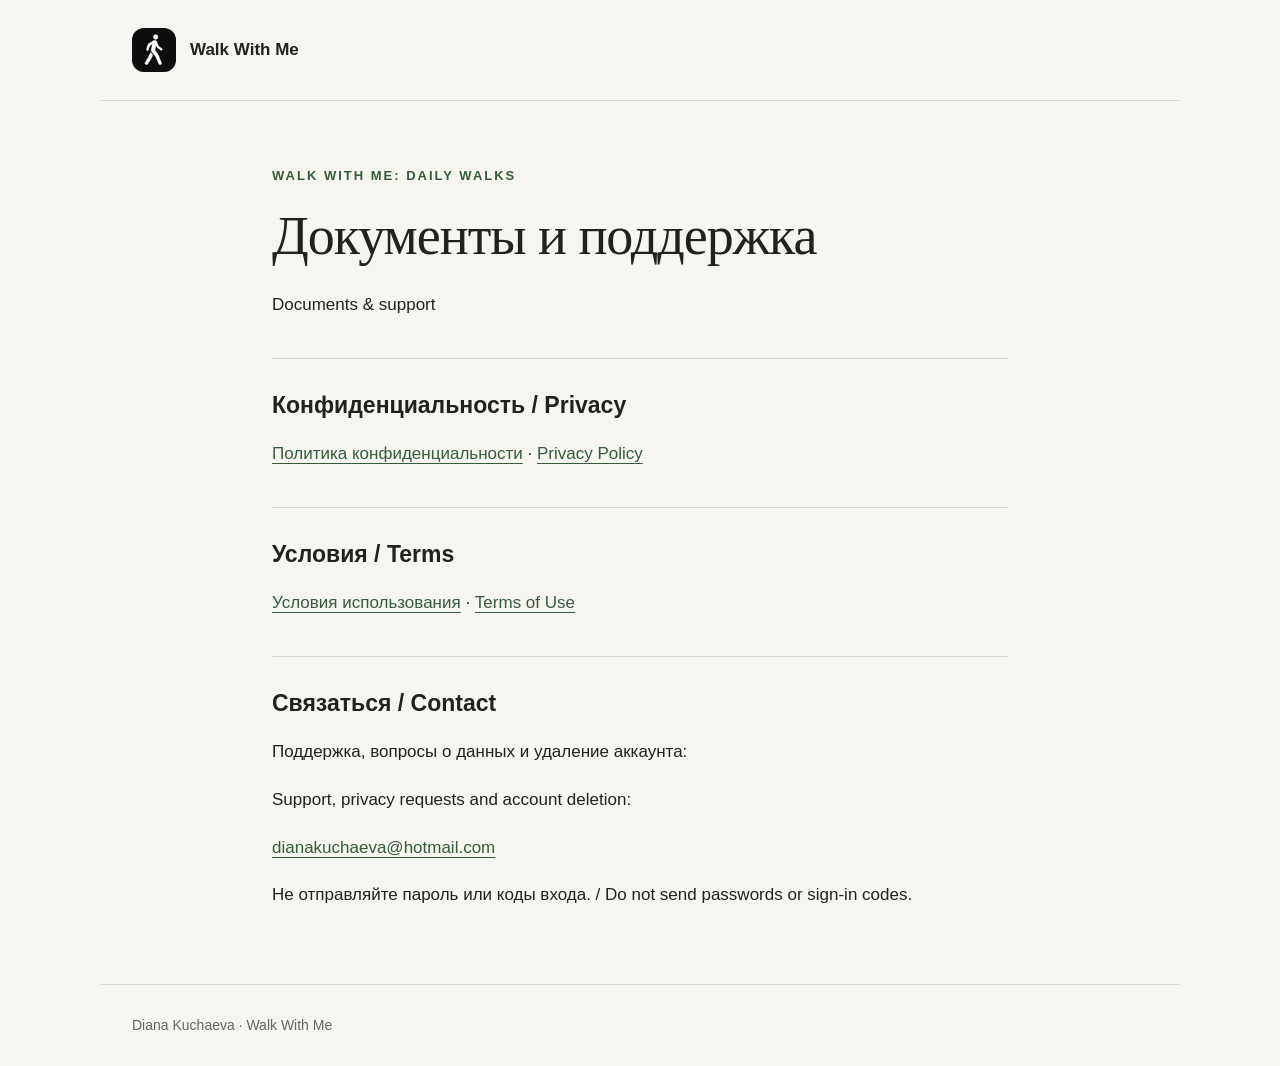
<file: index.html>
<!doctype html>
<html lang="ru"><head><meta charset="utf-8"><meta name="viewport" content="width=device-width, initial-scale=1">
<title>Walk With Me — Documents & Support</title><link rel="stylesheet" href="legal/style.css">
<link rel="icon" href="assets/app-icon.jpg"></head><body>
<header><a class="brand" href="index.html"><img src="assets/app-icon.jpg" width="44" height="44" alt="">Walk With Me</a></header>
<main><div class="intro"><p class="eyebrow">Walk With Me: Daily Walks</p><h1>Документы и поддержка</h1>
<p lang="en">Documents & support</p></div>
<section><h2>Конфиденциальность / Privacy</h2><p><a href="privacy.html">Политика конфиденциальности</a> · <a href="privacy-en.html" lang="en">Privacy Policy</a></p></section>
<section><h2>Условия / Terms</h2><p><a href="terms.html">Условия использования</a> · <a href="terms-en.html" lang="en">Terms of Use</a></p></section>
<section><h2>Связаться / Contact</h2><p>Поддержка, вопросы о данных и удаление аккаунта:</p>
<p lang="en">Support, privacy requests and account deletion:</p>
<p><a href="mailto:dianakuchaeva@hotmail.com">dianakuchaeva@hotmail.com</a></p>
<p>Не отправляйте пароль или коды входа. / Do not send passwords or sign-in codes.</p></section></main>
<footer>Diana Kuchaeva · Walk With Me</footer></body></html>
</file>
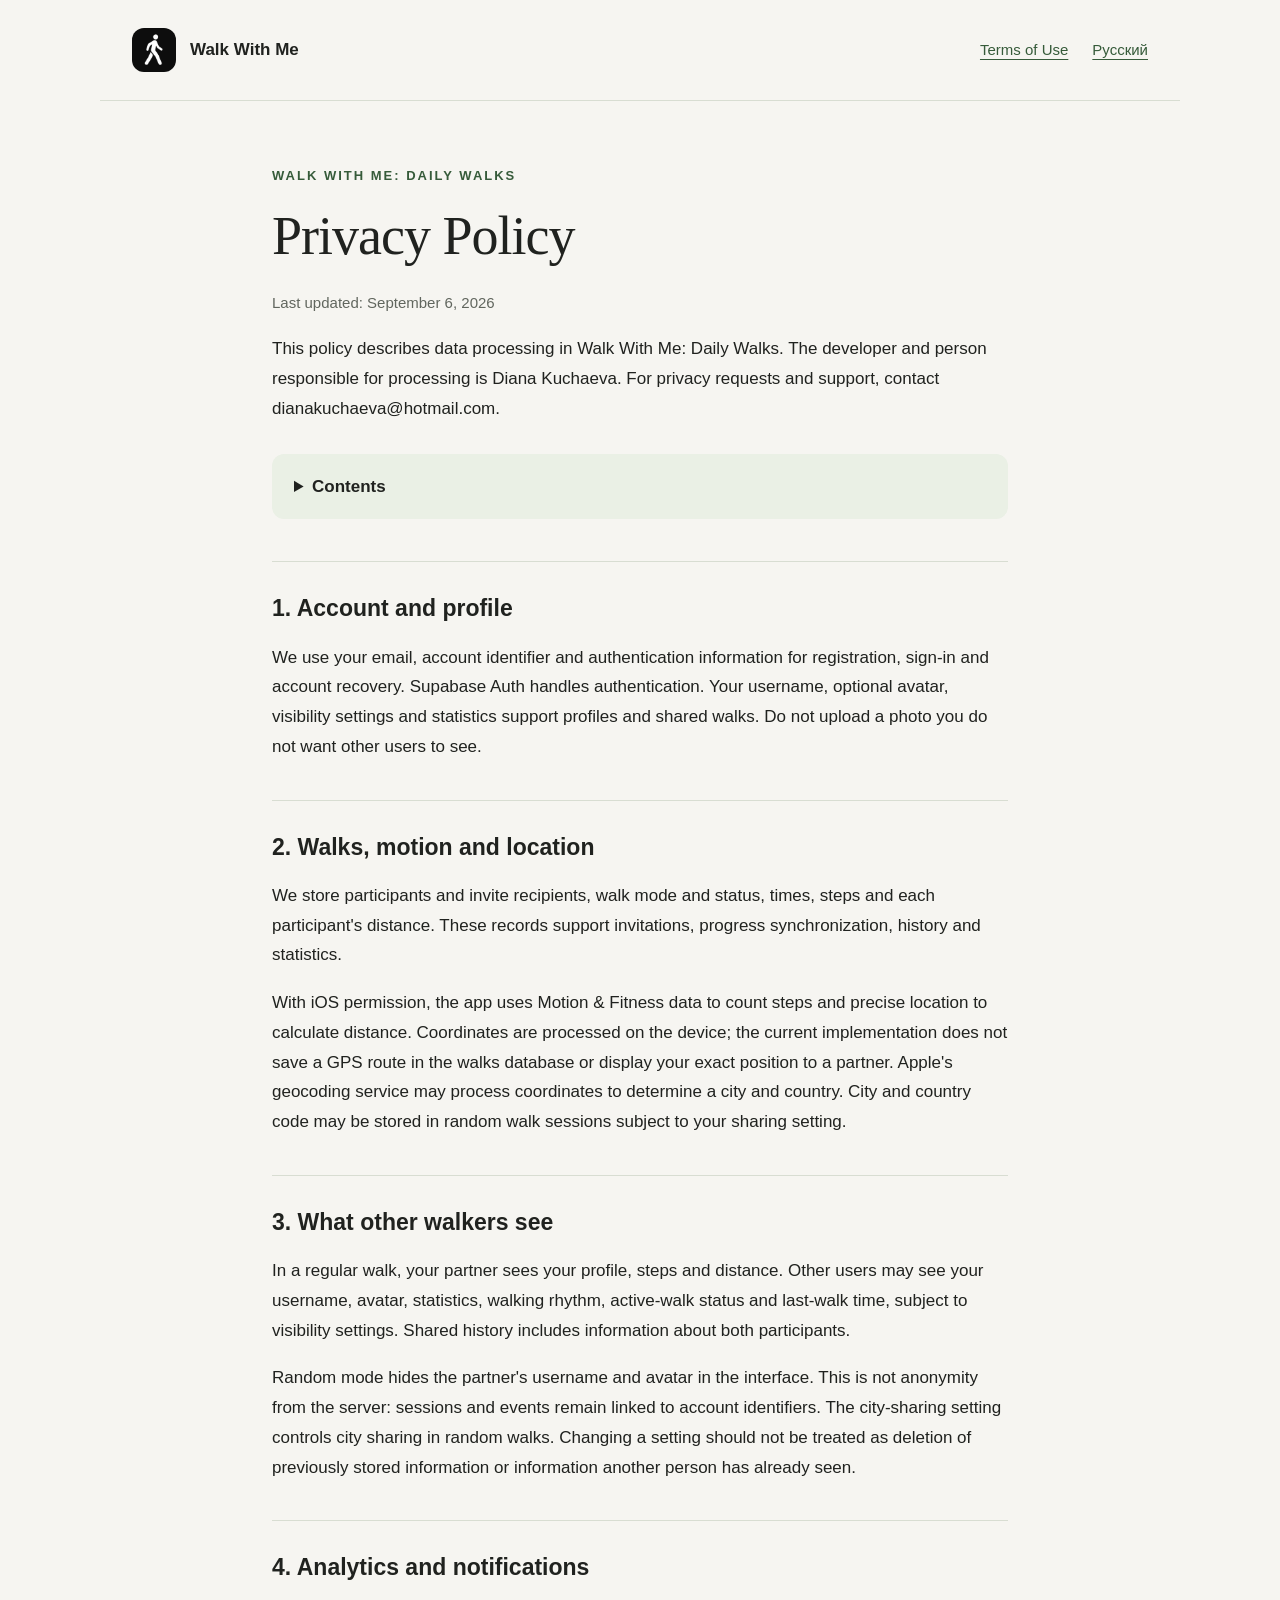
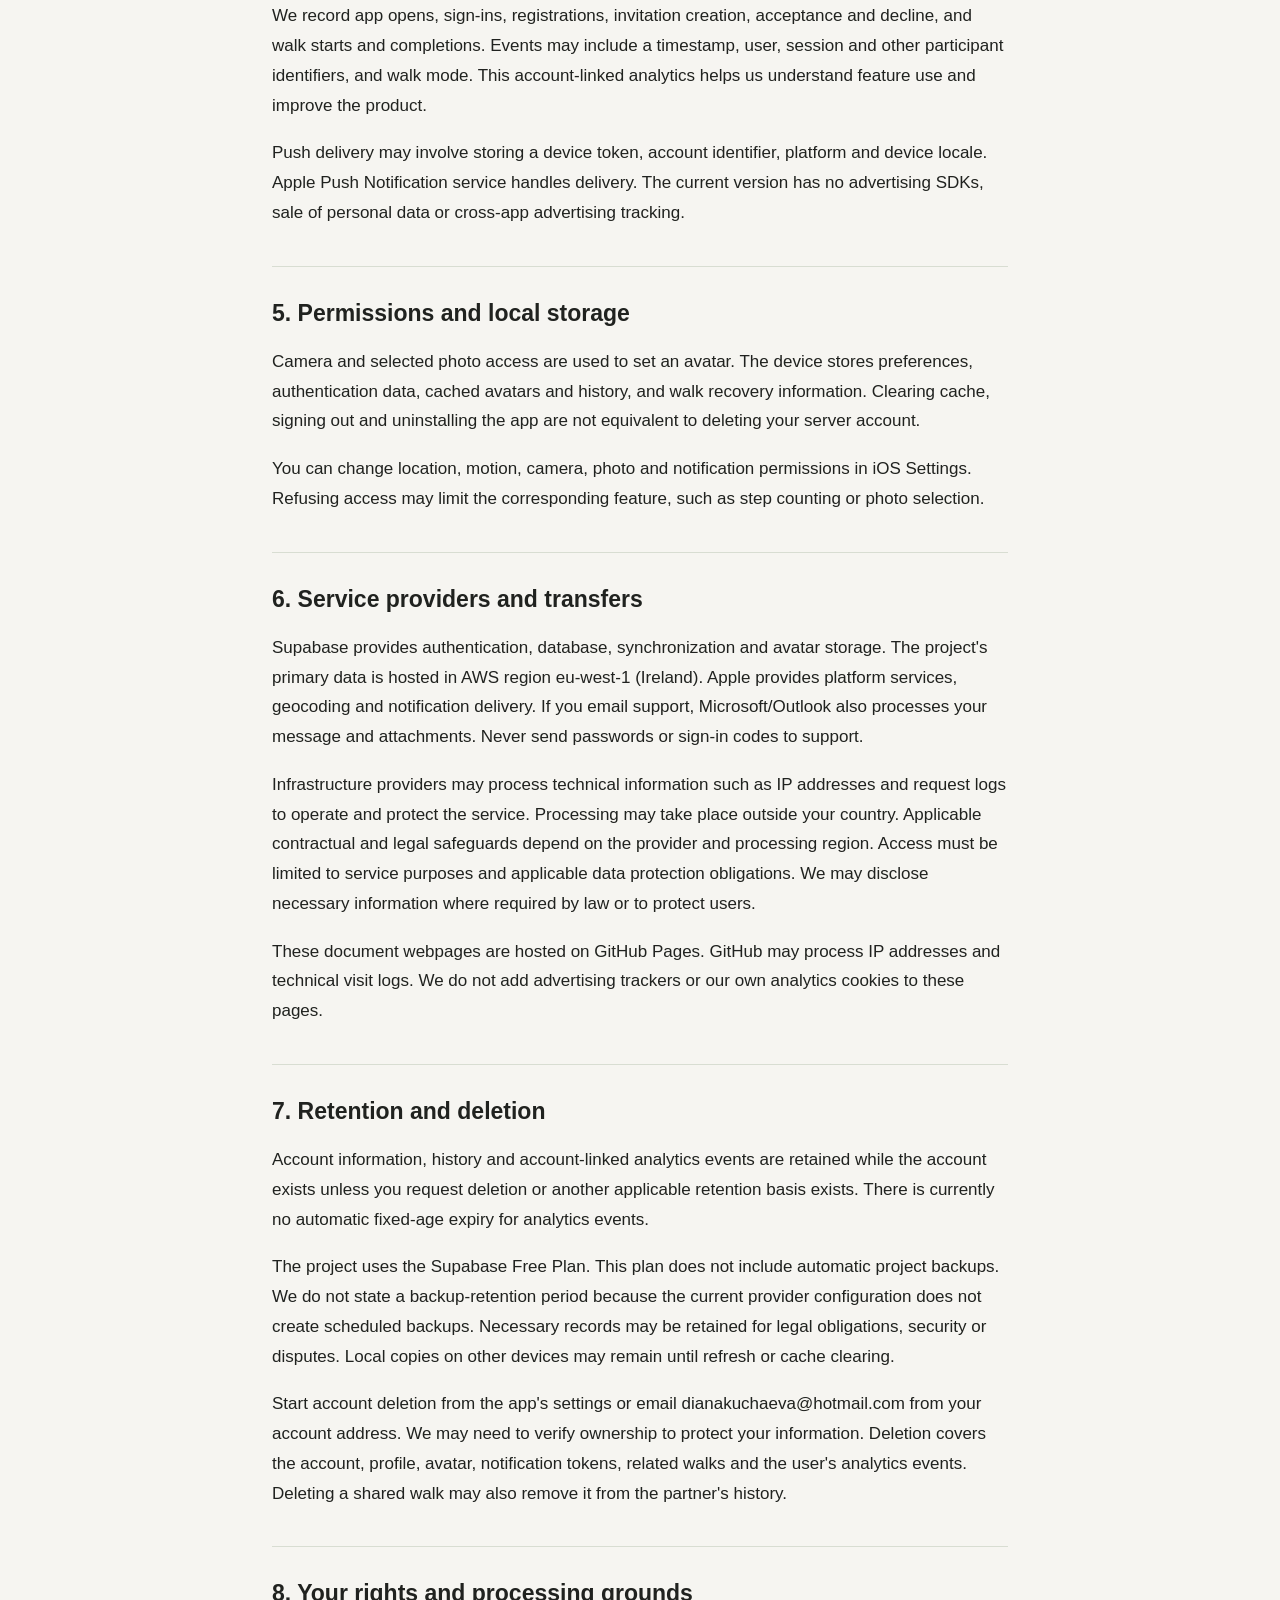
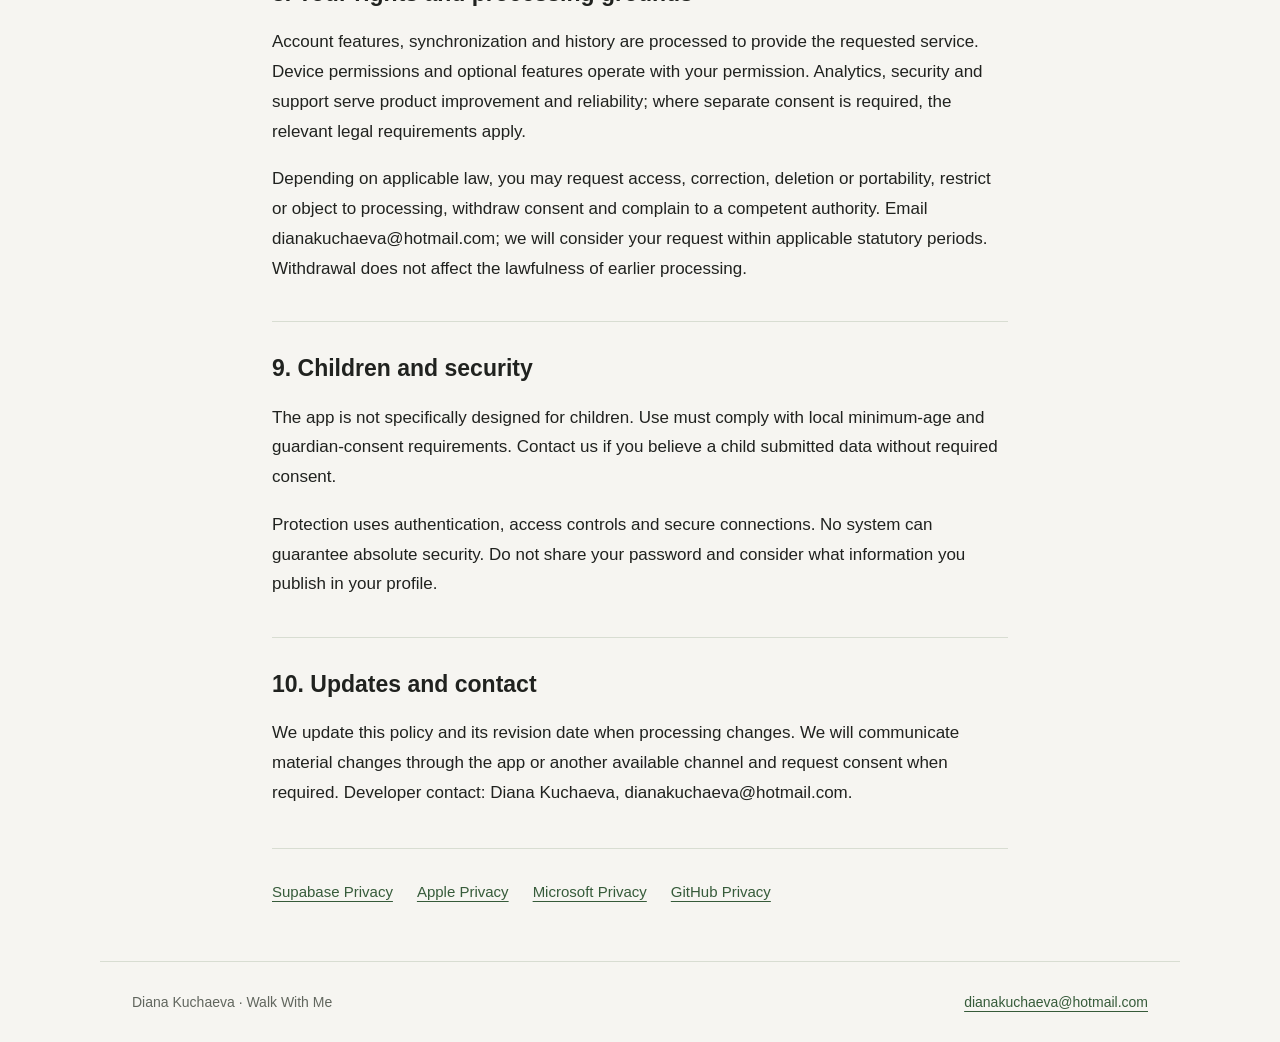
<file: privacy-en.html>
<!doctype html>
<html lang="en">
<head>
  <meta charset="utf-8">
  <meta name="viewport" content="width=device-width, initial-scale=1">
  <title>Privacy Policy | Walk With Me</title>
  <meta name="description" content="This policy describes data processing in Walk With Me: Daily Walks. The developer and person responsible for processing is Diana Kuchaeva. For privacy requests and support, contact dianakuchaeva@hotmail.com.">
  <link rel="stylesheet" href="legal/style.css">
  <link rel="icon" href="assets/app-icon.jpg">
  <link rel="alternate" hreflang="ru" href="privacy.html">
</head>
<body>
<a class="skip" href="#document">Skip to content</a>
<header>
  <a class="brand" href="index.html"><img src="assets/app-icon.jpg" width="44" height="44" alt="">Walk With Me</a>
  <nav aria-label="Documents and language">
    <a href="terms-en.html">Terms of Use</a>
    <a href="privacy.html" lang="ru">Русский</a>
  </nav>
</header>
<main id="document">
  <div class="intro"><p class="eyebrow">Walk With Me: Daily Walks</p>
  <h1>Privacy Policy</h1><p class="date">Last updated: September 6, 2026</p>
  <p>This policy describes data processing in Walk With Me: Daily Walks. The developer and person responsible for processing is Diana Kuchaeva. For privacy requests and support, contact dianakuchaeva@hotmail.com.</p></div>
  <details class="contents"><summary>Contents</summary><a href="#section-1">1. Account and profile</a><a href="#section-2">2. Walks, motion and location</a><a href="#section-3">3. What other walkers see</a><a href="#section-4">4. Analytics and notifications</a><a href="#section-5">5. Permissions and local storage</a><a href="#section-6">6. Service providers and transfers</a><a href="#section-7">7. Retention and deletion</a><a href="#section-8">8. Your rights and processing grounds</a><a href="#section-9">9. Children and security</a><a href="#section-10">10. Updates and contact</a></details>
  <section id="section-1"><h2>1. Account and profile</h2><p>We use your email, account identifier and authentication information for registration, sign-in and account recovery. Supabase Auth handles authentication. Your username, optional avatar, visibility settings and statistics support profiles and shared walks. Do not upload a photo you do not want other users to see.</p></section><section id="section-2"><h2>2. Walks, motion and location</h2><p>We store participants and invite recipients, walk mode and status, times, steps and each participant&#x27;s distance. These records support invitations, progress synchronization, history and statistics.</p><p>With iOS permission, the app uses Motion &amp; Fitness data to count steps and precise location to calculate distance. Coordinates are processed on the device; the current implementation does not save a GPS route in the walks database or display your exact position to a partner. Apple&#x27;s geocoding service may process coordinates to determine a city and country. City and country code may be stored in random walk sessions subject to your sharing setting.</p></section><section id="section-3"><h2>3. What other walkers see</h2><p>In a regular walk, your partner sees your profile, steps and distance. Other users may see your username, avatar, statistics, walking rhythm, active-walk status and last-walk time, subject to visibility settings. Shared history includes information about both participants.</p><p>Random mode hides the partner&#x27;s username and avatar in the interface. This is not anonymity from the server: sessions and events remain linked to account identifiers. The city-sharing setting controls city sharing in random walks. Changing a setting should not be treated as deletion of previously stored information or information another person has already seen.</p></section><section id="section-4"><h2>4. Analytics and notifications</h2><p>We record app opens, sign-ins, registrations, invitation creation, acceptance and decline, and walk starts and completions. Events may include a timestamp, user, session and other participant identifiers, and walk mode. This account-linked analytics helps us understand feature use and improve the product.</p><p>Push delivery may involve storing a device token, account identifier, platform and device locale. Apple Push Notification service handles delivery. The current version has no advertising SDKs, sale of personal data or cross-app advertising tracking.</p></section><section id="section-5"><h2>5. Permissions and local storage</h2><p>Camera and selected photo access are used to set an avatar. The device stores preferences, authentication data, cached avatars and history, and walk recovery information. Clearing cache, signing out and uninstalling the app are not equivalent to deleting your server account.</p><p>You can change location, motion, camera, photo and notification permissions in iOS Settings. Refusing access may limit the corresponding feature, such as step counting or photo selection.</p></section><section id="section-6"><h2>6. Service providers and transfers</h2><p>Supabase provides authentication, database, synchronization and avatar storage. The project&#x27;s primary data is hosted in AWS region eu-west-1 (Ireland). Apple provides platform services, geocoding and notification delivery. If you email support, Microsoft/Outlook also processes your message and attachments. Never send passwords or sign-in codes to support.</p><p>Infrastructure providers may process technical information such as IP addresses and request logs to operate and protect the service. Processing may take place outside your country. Applicable contractual and legal safeguards depend on the provider and processing region. Access must be limited to service purposes and applicable data protection obligations. We may disclose necessary information where required by law or to protect users.</p><p>These document webpages are hosted on GitHub Pages. GitHub may process IP addresses and technical visit logs. We do not add advertising trackers or our own analytics cookies to these pages.</p></section><section id="section-7"><h2>7. Retention and deletion</h2><p>Account information, history and account-linked analytics events are retained while the account exists unless you request deletion or another applicable retention basis exists. There is currently no automatic fixed-age expiry for analytics events.</p><p>The project uses the Supabase Free Plan. This plan does not include automatic project backups. We do not state a backup-retention period because the current provider configuration does not create scheduled backups. Necessary records may be retained for legal obligations, security or disputes. Local copies on other devices may remain until refresh or cache clearing.</p><p>Start account deletion from the app&#x27;s settings or email dianakuchaeva@hotmail.com from your account address. We may need to verify ownership to protect your information. Deletion covers the account, profile, avatar, notification tokens, related walks and the user&#x27;s analytics events. Deleting a shared walk may also remove it from the partner&#x27;s history.</p></section><section id="section-8"><h2>8. Your rights and processing grounds</h2><p>Account features, synchronization and history are processed to provide the requested service. Device permissions and optional features operate with your permission. Analytics, security and support serve product improvement and reliability; where separate consent is required, the relevant legal requirements apply.</p><p>Depending on applicable law, you may request access, correction, deletion or portability, restrict or object to processing, withdraw consent and complain to a competent authority. Email dianakuchaeva@hotmail.com; we will consider your request within applicable statutory periods. Withdrawal does not affect the lawfulness of earlier processing.</p></section><section id="section-9"><h2>9. Children and security</h2><p>The app is not specifically designed for children. Use must comply with local minimum-age and guardian-consent requirements. Contact us if you believe a child submitted data without required consent.</p><p>Protection uses authentication, access controls and secure connections. No system can guarantee absolute security. Do not share your password and consider what information you publish in your profile.</p></section><section id="section-10"><h2>10. Updates and contact</h2><p>We update this policy and its revision date when processing changes. We will communicate material changes through the app or another available channel and request consent when required. Developer contact: Diana Kuchaeva, dianakuchaeva@hotmail.com.</p></section>
  <aside class="resources"><a href="https://supabase.com/privacy">Supabase Privacy</a><a href="https://www.apple.com/legal/privacy/">Apple Privacy</a><a href="https://www.microsoft.com/privacy/privacystatement">Microsoft Privacy</a><a href="https://docs.github.com/en/site-policy/privacy-policies/github-general-privacy-statement">GitHub Privacy</a></aside>
</main>
<footer><span>Diana Kuchaeva · Walk With Me</span><a href="mailto:dianakuchaeva@hotmail.com">dianakuchaeva@hotmail.com</a></footer>
</body></html>
</file>
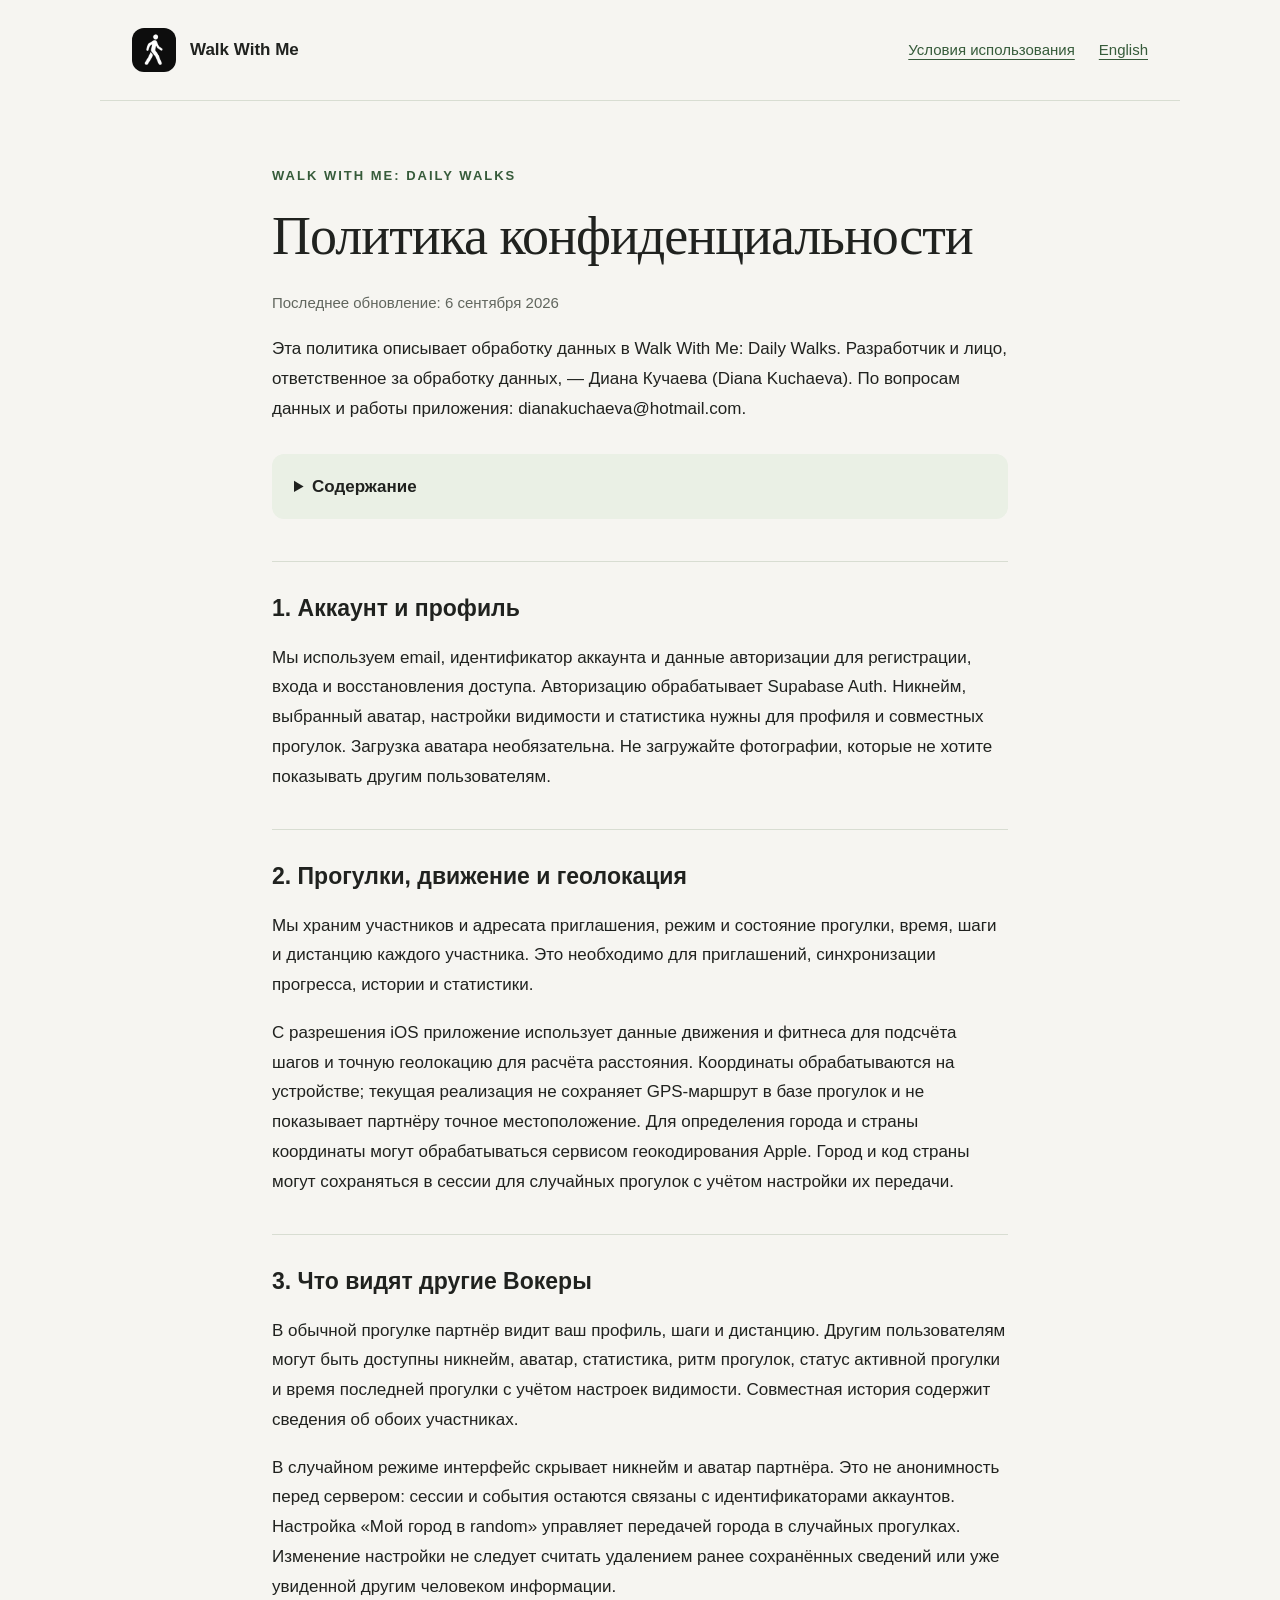
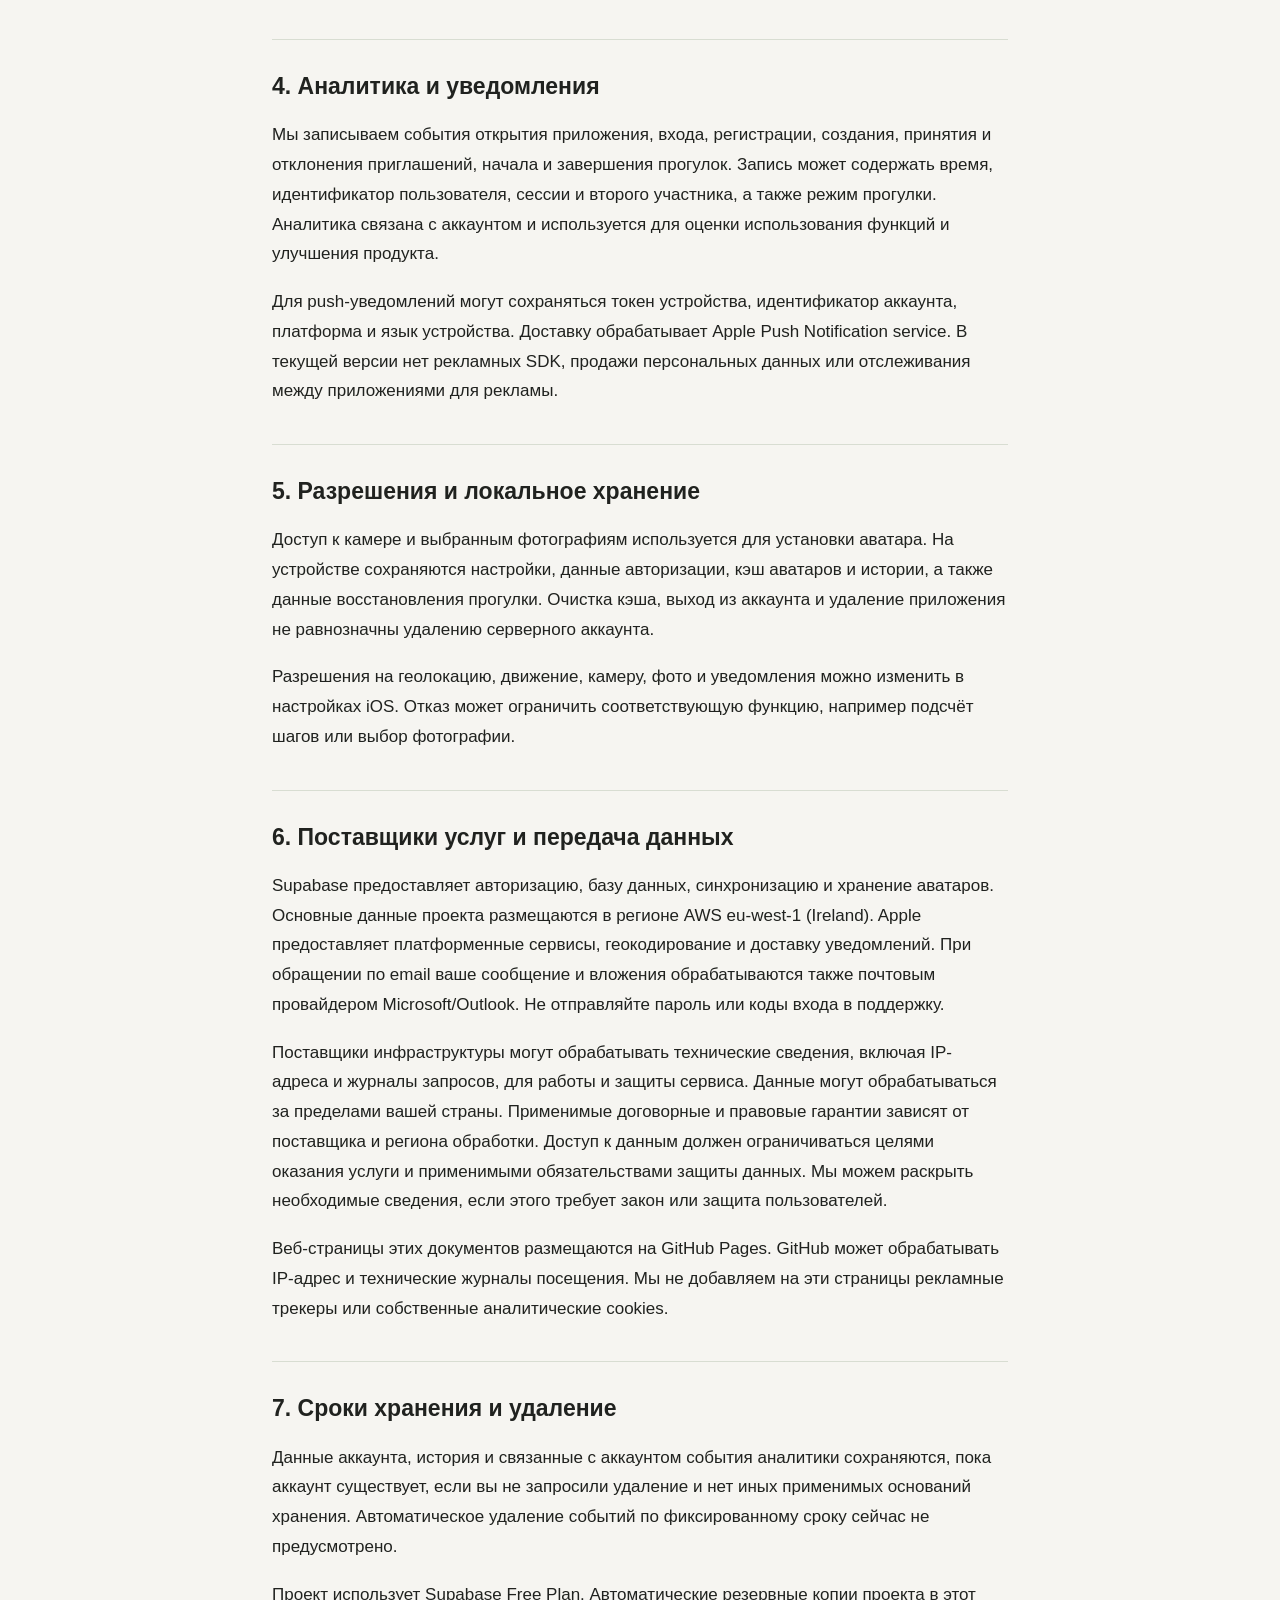
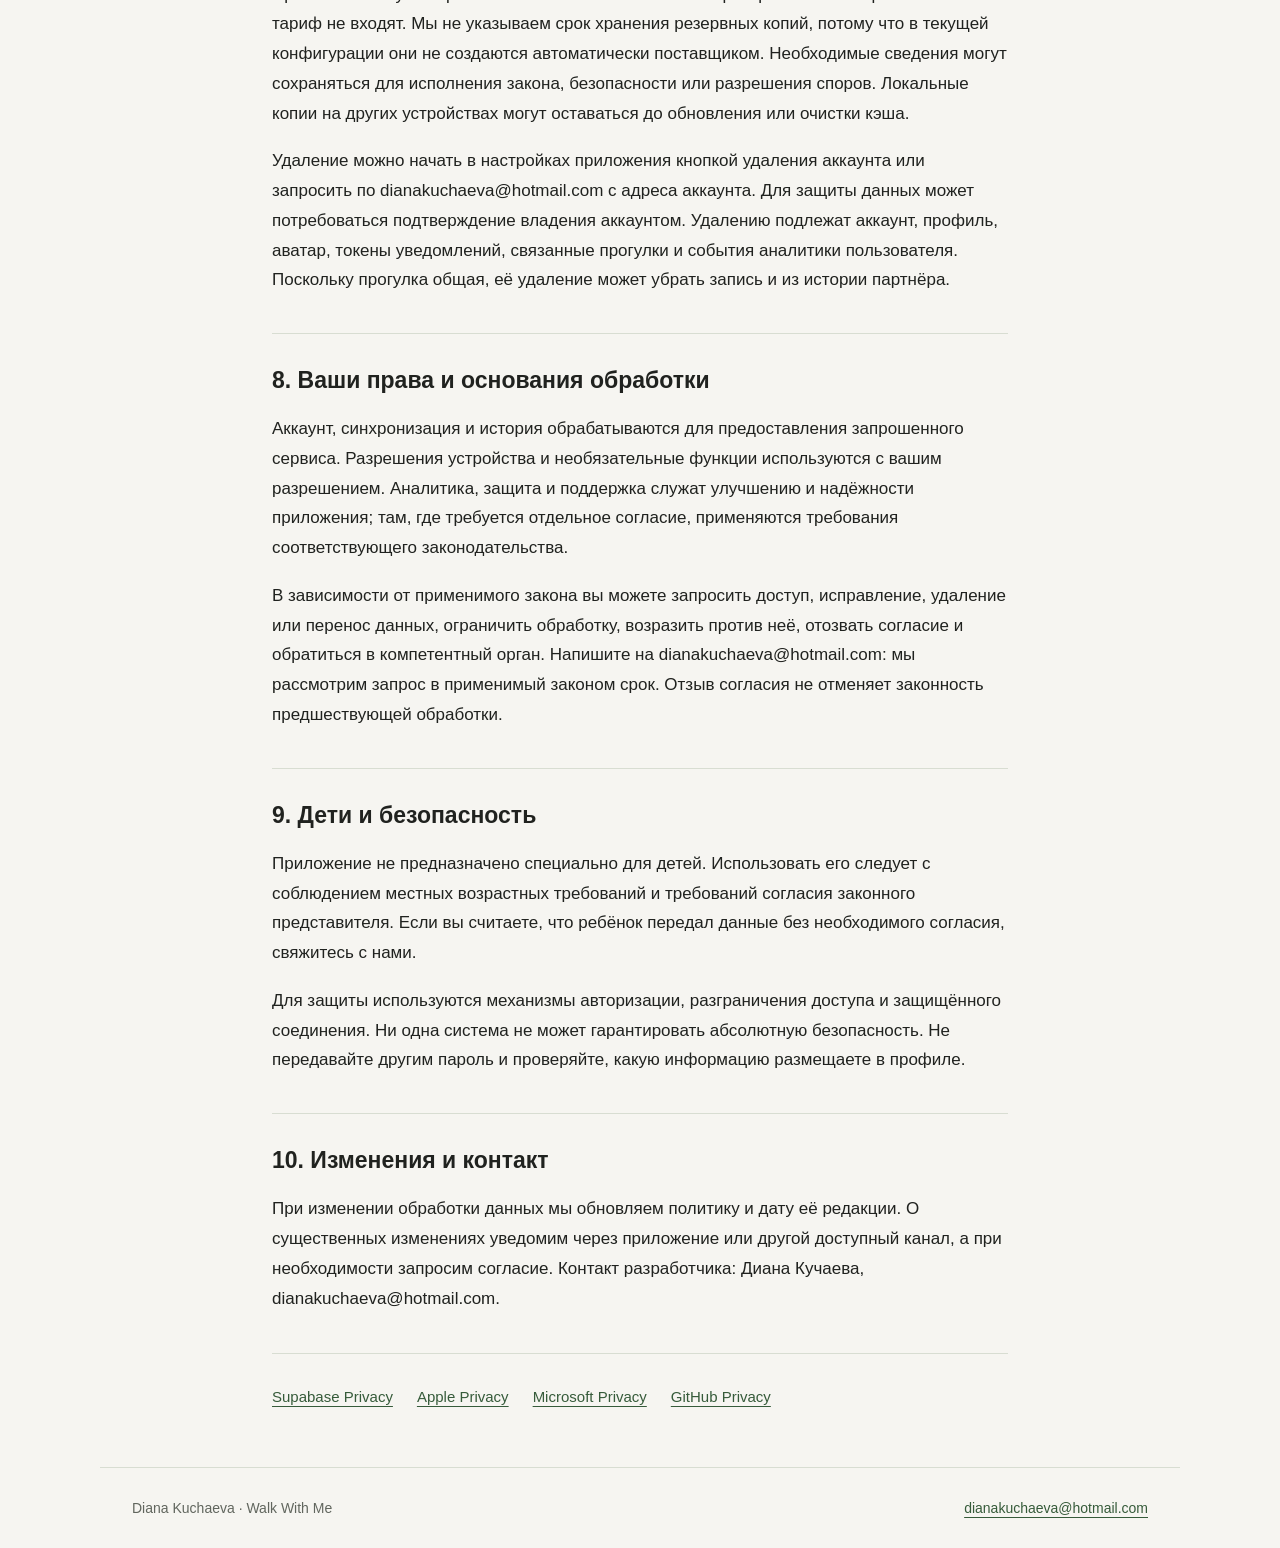
<file: privacy.html>
<!doctype html>
<html lang="ru">
<head>
  <meta charset="utf-8">
  <meta name="viewport" content="width=device-width, initial-scale=1">
  <title>Политика конфиденциальности | Walk With Me</title>
  <meta name="description" content="Эта политика описывает обработку данных в Walk With Me: Daily Walks. Разработчик и лицо, ответственное за обработку данных, — Диана Кучаева (Diana Kuchaeva). По вопросам данных и работы приложения: dianakuchaeva@hotmail.com.">
  <link rel="stylesheet" href="legal/style.css">
  <link rel="icon" href="assets/app-icon.jpg">
  <link rel="alternate" hreflang="en" href="privacy-en.html">
</head>
<body>
<a class="skip" href="#document">Перейти к тексту</a>
<header>
  <a class="brand" href="index.html"><img src="assets/app-icon.jpg" width="44" height="44" alt="">Walk With Me</a>
  <nav aria-label="Документы и язык">
    <a href="terms.html">Условия использования</a>
    <a href="privacy-en.html" lang="en">English</a>
  </nav>
</header>
<main id="document">
  <div class="intro"><p class="eyebrow">Walk With Me: Daily Walks</p>
  <h1>Политика конфиденциальности</h1><p class="date">Последнее обновление: 6 сентября 2026</p>
  <p>Эта политика описывает обработку данных в Walk With Me: Daily Walks. Разработчик и лицо, ответственное за обработку данных, — Диана Кучаева (Diana Kuchaeva). По вопросам данных и работы приложения: dianakuchaeva@hotmail.com.</p></div>
  <details class="contents"><summary>Содержание</summary><a href="#section-1">1. Аккаунт и профиль</a><a href="#section-2">2. Прогулки, движение и геолокация</a><a href="#section-3">3. Что видят другие Вокеры</a><a href="#section-4">4. Аналитика и уведомления</a><a href="#section-5">5. Разрешения и локальное хранение</a><a href="#section-6">6. Поставщики услуг и передача данных</a><a href="#section-7">7. Сроки хранения и удаление</a><a href="#section-8">8. Ваши права и основания обработки</a><a href="#section-9">9. Дети и безопасность</a><a href="#section-10">10. Изменения и контакт</a></details>
  <section id="section-1"><h2>1. Аккаунт и профиль</h2><p>Мы используем email, идентификатор аккаунта и данные авторизации для регистрации, входа и восстановления доступа. Авторизацию обрабатывает Supabase Auth. Никнейм, выбранный аватар, настройки видимости и статистика нужны для профиля и совместных прогулок. Загрузка аватара необязательна. Не загружайте фотографии, которые не хотите показывать другим пользователям.</p></section><section id="section-2"><h2>2. Прогулки, движение и геолокация</h2><p>Мы храним участников и адресата приглашения, режим и состояние прогулки, время, шаги и дистанцию каждого участника. Это необходимо для приглашений, синхронизации прогресса, истории и статистики.</p><p>С разрешения iOS приложение использует данные движения и фитнеса для подсчёта шагов и точную геолокацию для расчёта расстояния. Координаты обрабатываются на устройстве; текущая реализация не сохраняет GPS-маршрут в базе прогулок и не показывает партнёру точное местоположение. Для определения города и страны координаты могут обрабатываться сервисом геокодирования Apple. Город и код страны могут сохраняться в сессии для случайных прогулок с учётом настройки их передачи.</p></section><section id="section-3"><h2>3. Что видят другие Вокеры</h2><p>В обычной прогулке партнёр видит ваш профиль, шаги и дистанцию. Другим пользователям могут быть доступны никнейм, аватар, статистика, ритм прогулок, статус активной прогулки и время последней прогулки с учётом настроек видимости. Совместная история содержит сведения об обоих участниках.</p><p>В случайном режиме интерфейс скрывает никнейм и аватар партнёра. Это не анонимность перед сервером: сессии и события остаются связаны с идентификаторами аккаунтов. Настройка «Мой город в random» управляет передачей города в случайных прогулках. Изменение настройки не следует считать удалением ранее сохранённых сведений или уже увиденной другим человеком информации.</p></section><section id="section-4"><h2>4. Аналитика и уведомления</h2><p>Мы записываем события открытия приложения, входа, регистрации, создания, принятия и отклонения приглашений, начала и завершения прогулок. Запись может содержать время, идентификатор пользователя, сессии и второго участника, а также режим прогулки. Аналитика связана с аккаунтом и используется для оценки использования функций и улучшения продукта.</p><p>Для push-уведомлений могут сохраняться токен устройства, идентификатор аккаунта, платформа и язык устройства. Доставку обрабатывает Apple Push Notification service. В текущей версии нет рекламных SDK, продажи персональных данных или отслеживания между приложениями для рекламы.</p></section><section id="section-5"><h2>5. Разрешения и локальное хранение</h2><p>Доступ к камере и выбранным фотографиям используется для установки аватара. На устройстве сохраняются настройки, данные авторизации, кэш аватаров и истории, а также данные восстановления прогулки. Очистка кэша, выход из аккаунта и удаление приложения не равнозначны удалению серверного аккаунта.</p><p>Разрешения на геолокацию, движение, камеру, фото и уведомления можно изменить в настройках iOS. Отказ может ограничить соответствующую функцию, например подсчёт шагов или выбор фотографии.</p></section><section id="section-6"><h2>6. Поставщики услуг и передача данных</h2><p>Supabase предоставляет авторизацию, базу данных, синхронизацию и хранение аватаров. Основные данные проекта размещаются в регионе AWS eu-west-1 (Ireland). Apple предоставляет платформенные сервисы, геокодирование и доставку уведомлений. При обращении по email ваше сообщение и вложения обрабатываются также почтовым провайдером Microsoft/Outlook. Не отправляйте пароль или коды входа в поддержку.</p><p>Поставщики инфраструктуры могут обрабатывать технические сведения, включая IP-адреса и журналы запросов, для работы и защиты сервиса. Данные могут обрабатываться за пределами вашей страны. Применимые договорные и правовые гарантии зависят от поставщика и региона обработки. Доступ к данным должен ограничиваться целями оказания услуги и применимыми обязательствами защиты данных. Мы можем раскрыть необходимые сведения, если этого требует закон или защита пользователей.</p><p>Веб-страницы этих документов размещаются на GitHub Pages. GitHub может обрабатывать IP-адрес и технические журналы посещения. Мы не добавляем на эти страницы рекламные трекеры или собственные аналитические cookies.</p></section><section id="section-7"><h2>7. Сроки хранения и удаление</h2><p>Данные аккаунта, история и связанные с аккаунтом события аналитики сохраняются, пока аккаунт существует, если вы не запросили удаление и нет иных применимых оснований хранения. Автоматическое удаление событий по фиксированному сроку сейчас не предусмотрено.</p><p>Проект использует Supabase Free Plan. Автоматические резервные копии проекта в этот тариф не входят. Мы не указываем срок хранения резервных копий, потому что в текущей конфигурации они не создаются автоматически поставщиком. Необходимые сведения могут сохраняться для исполнения закона, безопасности или разрешения споров. Локальные копии на других устройствах могут оставаться до обновления или очистки кэша.</p><p>Удаление можно начать в настройках приложения кнопкой удаления аккаунта или запросить по dianakuchaeva@hotmail.com с адреса аккаунта. Для защиты данных может потребоваться подтверждение владения аккаунтом. Удалению подлежат аккаунт, профиль, аватар, токены уведомлений, связанные прогулки и события аналитики пользователя. Поскольку прогулка общая, её удаление может убрать запись и из истории партнёра.</p></section><section id="section-8"><h2>8. Ваши права и основания обработки</h2><p>Аккаунт, синхронизация и история обрабатываются для предоставления запрошенного сервиса. Разрешения устройства и необязательные функции используются с вашим разрешением. Аналитика, защита и поддержка служат улучшению и надёжности приложения; там, где требуется отдельное согласие, применяются требования соответствующего законодательства.</p><p>В зависимости от применимого закона вы можете запросить доступ, исправление, удаление или перенос данных, ограничить обработку, возразить против неё, отозвать согласие и обратиться в компетентный орган. Напишите на dianakuchaeva@hotmail.com: мы рассмотрим запрос в применимый законом срок. Отзыв согласия не отменяет законность предшествующей обработки.</p></section><section id="section-9"><h2>9. Дети и безопасность</h2><p>Приложение не предназначено специально для детей. Использовать его следует с соблюдением местных возрастных требований и требований согласия законного представителя. Если вы считаете, что ребёнок передал данные без необходимого согласия, свяжитесь с нами.</p><p>Для защиты используются механизмы авторизации, разграничения доступа и защищённого соединения. Ни одна система не может гарантировать абсолютную безопасность. Не передавайте другим пароль и проверяйте, какую информацию размещаете в профиле.</p></section><section id="section-10"><h2>10. Изменения и контакт</h2><p>При изменении обработки данных мы обновляем политику и дату её редакции. О существенных изменениях уведомим через приложение или другой доступный канал, а при необходимости запросим согласие. Контакт разработчика: Диана Кучаева, dianakuchaeva@hotmail.com.</p></section>
  <aside class="resources"><a href="https://supabase.com/privacy">Supabase Privacy</a><a href="https://www.apple.com/legal/privacy/">Apple Privacy</a><a href="https://www.microsoft.com/privacy/privacystatement">Microsoft Privacy</a><a href="https://docs.github.com/en/site-policy/privacy-policies/github-general-privacy-statement">GitHub Privacy</a></aside>
</main>
<footer><span>Diana Kuchaeva · Walk With Me</span><a href="mailto:dianakuchaeva@hotmail.com">dianakuchaeva@hotmail.com</a></footer>
</body></html>
</file>
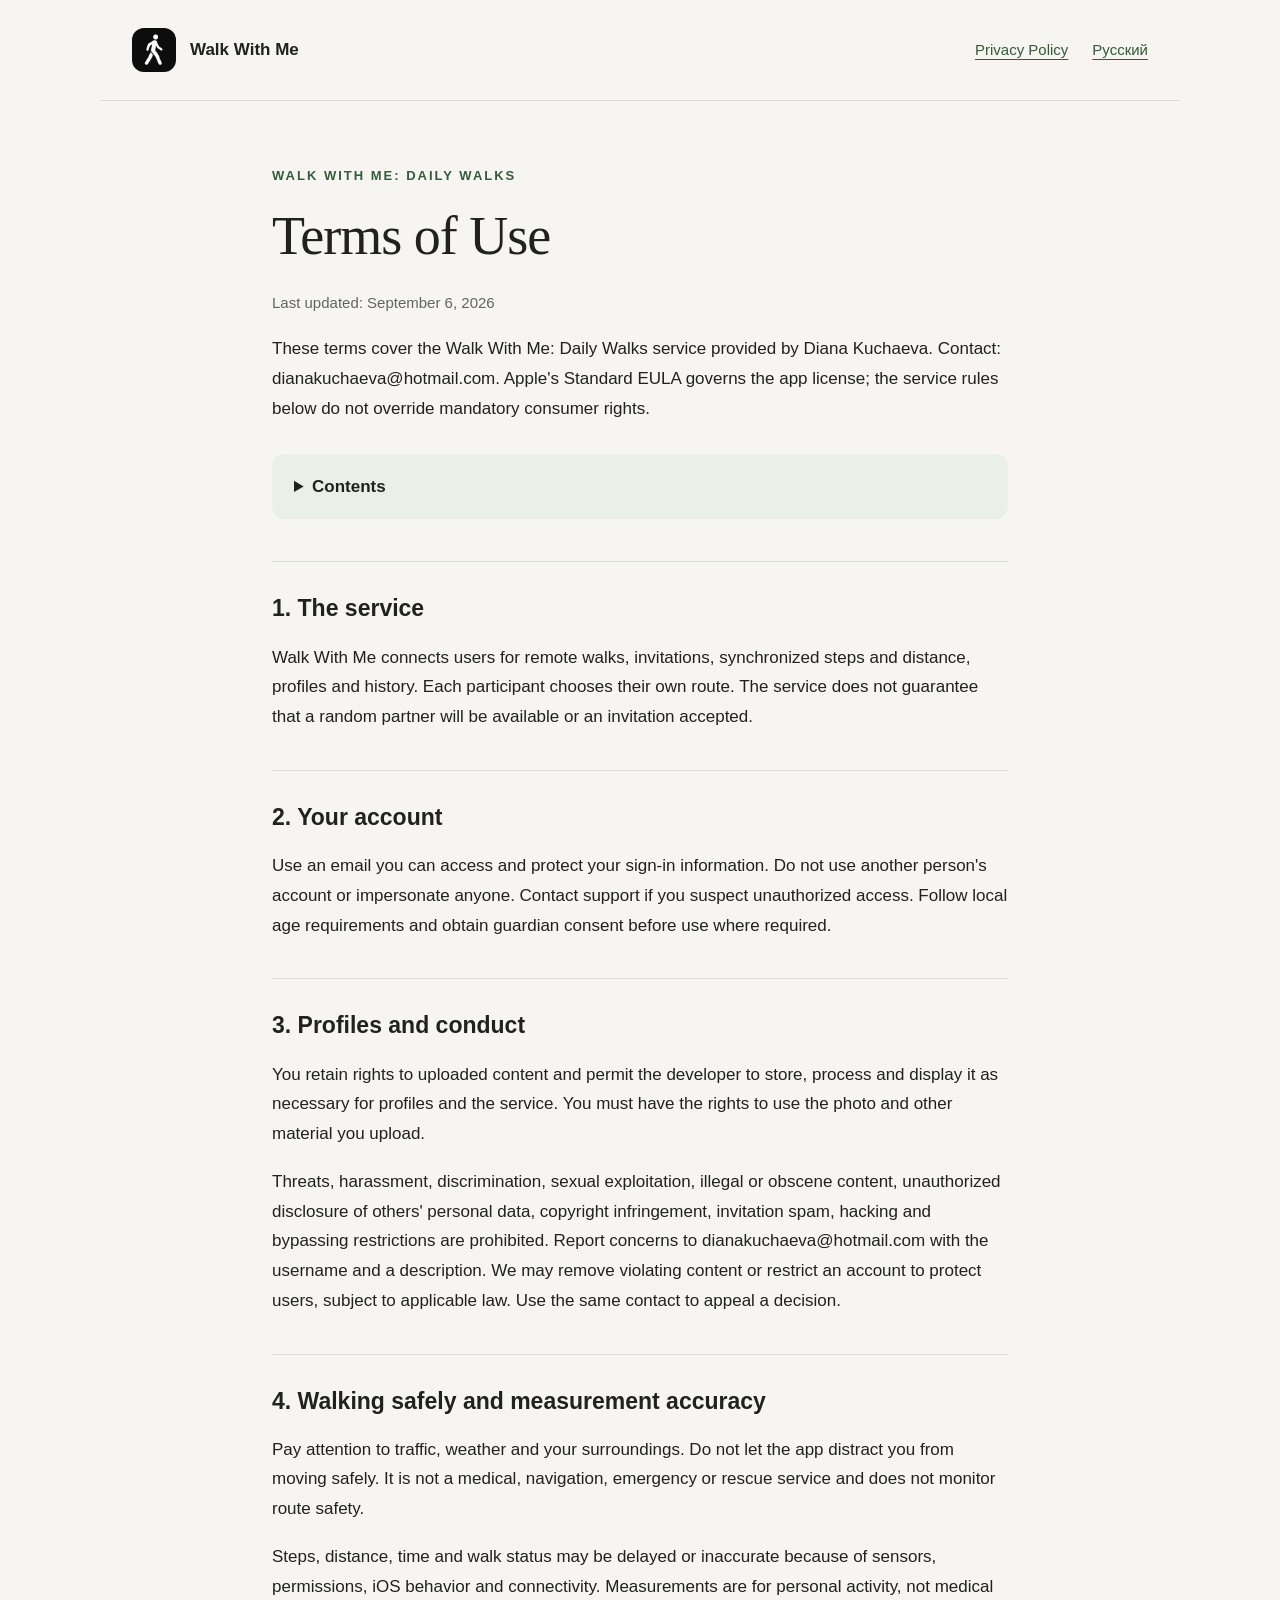
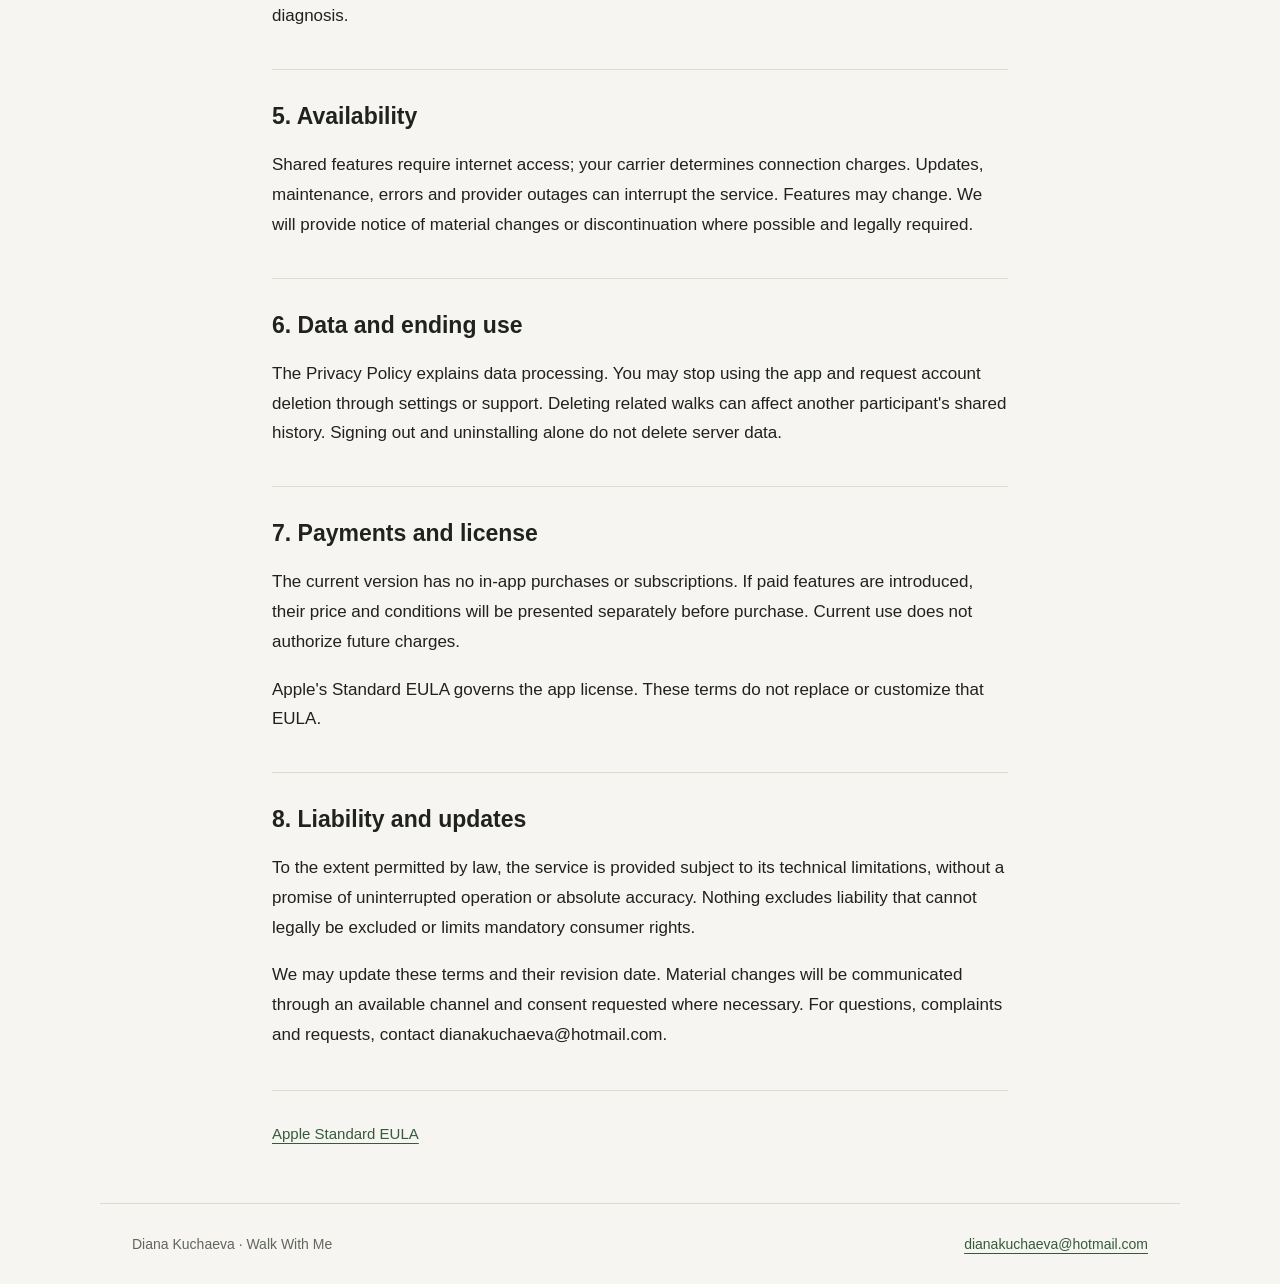
<file: terms-en.html>
<!doctype html>
<html lang="en">
<head>
  <meta charset="utf-8">
  <meta name="viewport" content="width=device-width, initial-scale=1">
  <title>Terms of Use | Walk With Me</title>
  <meta name="description" content="These terms cover the Walk With Me: Daily Walks service provided by Diana Kuchaeva. Contact: dianakuchaeva@hotmail.com. Apple&#x27;s Standard EULA governs the app license; the service rules below do not override mandatory consumer rights.">
  <link rel="stylesheet" href="legal/style.css">
  <link rel="icon" href="assets/app-icon.jpg">
  <link rel="alternate" hreflang="ru" href="terms.html">
</head>
<body>
<a class="skip" href="#document">Skip to content</a>
<header>
  <a class="brand" href="index.html"><img src="assets/app-icon.jpg" width="44" height="44" alt="">Walk With Me</a>
  <nav aria-label="Documents and language">
    <a href="privacy-en.html">Privacy Policy</a>
    <a href="terms.html" lang="ru">Русский</a>
  </nav>
</header>
<main id="document">
  <div class="intro"><p class="eyebrow">Walk With Me: Daily Walks</p>
  <h1>Terms of Use</h1><p class="date">Last updated: September 6, 2026</p>
  <p>These terms cover the Walk With Me: Daily Walks service provided by Diana Kuchaeva. Contact: dianakuchaeva@hotmail.com. Apple&#x27;s Standard EULA governs the app license; the service rules below do not override mandatory consumer rights.</p></div>
  <details class="contents"><summary>Contents</summary><a href="#section-1">1. The service</a><a href="#section-2">2. Your account</a><a href="#section-3">3. Profiles and conduct</a><a href="#section-4">4. Walking safely and measurement accuracy</a><a href="#section-5">5. Availability</a><a href="#section-6">6. Data and ending use</a><a href="#section-7">7. Payments and license</a><a href="#section-8">8. Liability and updates</a></details>
  <section id="section-1"><h2>1. The service</h2><p>Walk With Me connects users for remote walks, invitations, synchronized steps and distance, profiles and history. Each participant chooses their own route. The service does not guarantee that a random partner will be available or an invitation accepted.</p></section><section id="section-2"><h2>2. Your account</h2><p>Use an email you can access and protect your sign-in information. Do not use another person&#x27;s account or impersonate anyone. Contact support if you suspect unauthorized access. Follow local age requirements and obtain guardian consent before use where required.</p></section><section id="section-3"><h2>3. Profiles and conduct</h2><p>You retain rights to uploaded content and permit the developer to store, process and display it as necessary for profiles and the service. You must have the rights to use the photo and other material you upload.</p><p>Threats, harassment, discrimination, sexual exploitation, illegal or obscene content, unauthorized disclosure of others&#x27; personal data, copyright infringement, invitation spam, hacking and bypassing restrictions are prohibited. Report concerns to dianakuchaeva@hotmail.com with the username and a description. We may remove violating content or restrict an account to protect users, subject to applicable law. Use the same contact to appeal a decision.</p></section><section id="section-4"><h2>4. Walking safely and measurement accuracy</h2><p>Pay attention to traffic, weather and your surroundings. Do not let the app distract you from moving safely. It is not a medical, navigation, emergency or rescue service and does not monitor route safety.</p><p>Steps, distance, time and walk status may be delayed or inaccurate because of sensors, permissions, iOS behavior and connectivity. Measurements are for personal activity, not medical diagnosis.</p></section><section id="section-5"><h2>5. Availability</h2><p>Shared features require internet access; your carrier determines connection charges. Updates, maintenance, errors and provider outages can interrupt the service. Features may change. We will provide notice of material changes or discontinuation where possible and legally required.</p></section><section id="section-6"><h2>6. Data and ending use</h2><p>The Privacy Policy explains data processing. You may stop using the app and request account deletion through settings or support. Deleting related walks can affect another participant&#x27;s shared history. Signing out and uninstalling alone do not delete server data.</p></section><section id="section-7"><h2>7. Payments and license</h2><p>The current version has no in-app purchases or subscriptions. If paid features are introduced, their price and conditions will be presented separately before purchase. Current use does not authorize future charges.</p><p>Apple&#x27;s Standard EULA governs the app license. These terms do not replace or customize that EULA.</p></section><section id="section-8"><h2>8. Liability and updates</h2><p>To the extent permitted by law, the service is provided subject to its technical limitations, without a promise of uninterrupted operation or absolute accuracy. Nothing excludes liability that cannot legally be excluded or limits mandatory consumer rights.</p><p>We may update these terms and their revision date. Material changes will be communicated through an available channel and consent requested where necessary. For questions, complaints and requests, contact dianakuchaeva@hotmail.com.</p></section>
  <aside class="resources"><a href="https://www.apple.com/legal/internet-services/itunes/dev/stdeula/">Apple Standard EULA</a></aside>
</main>
<footer><span>Diana Kuchaeva · Walk With Me</span><a href="mailto:dianakuchaeva@hotmail.com">dianakuchaeva@hotmail.com</a></footer>
</body></html>
</file>
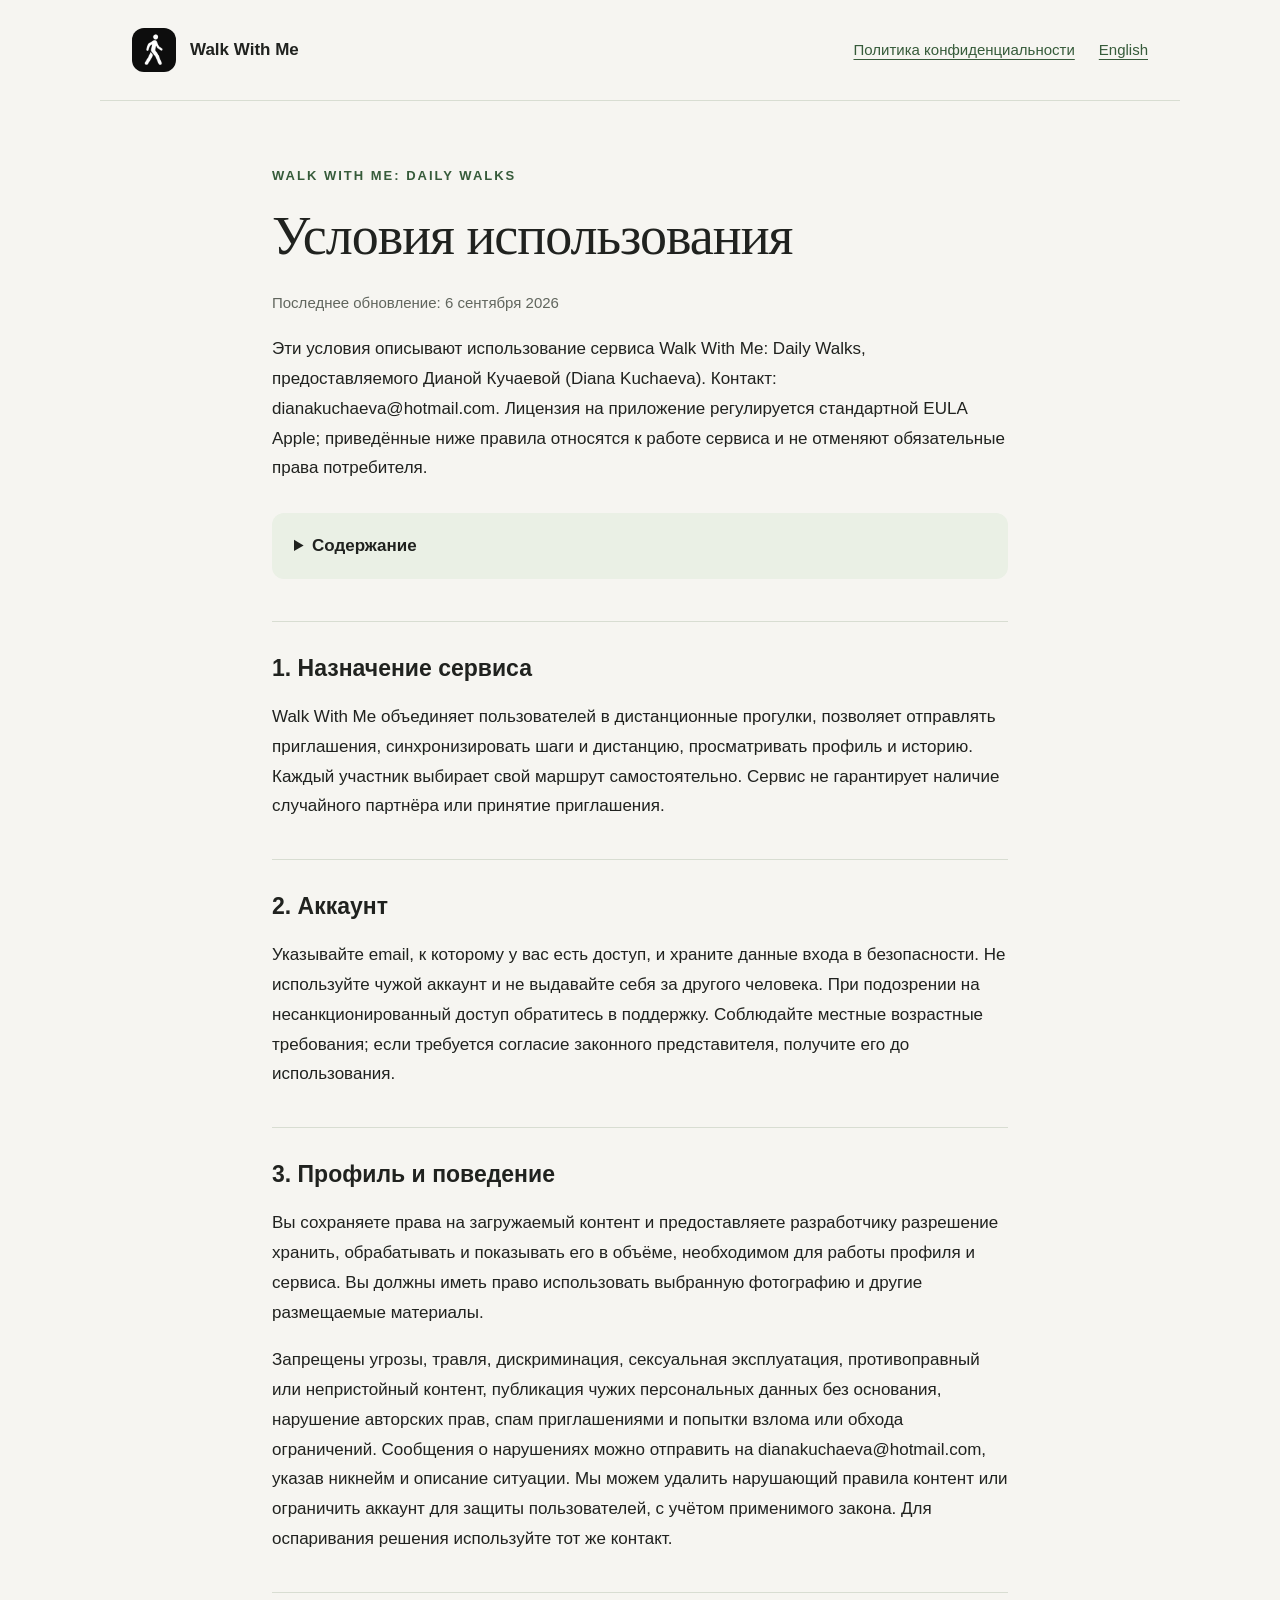
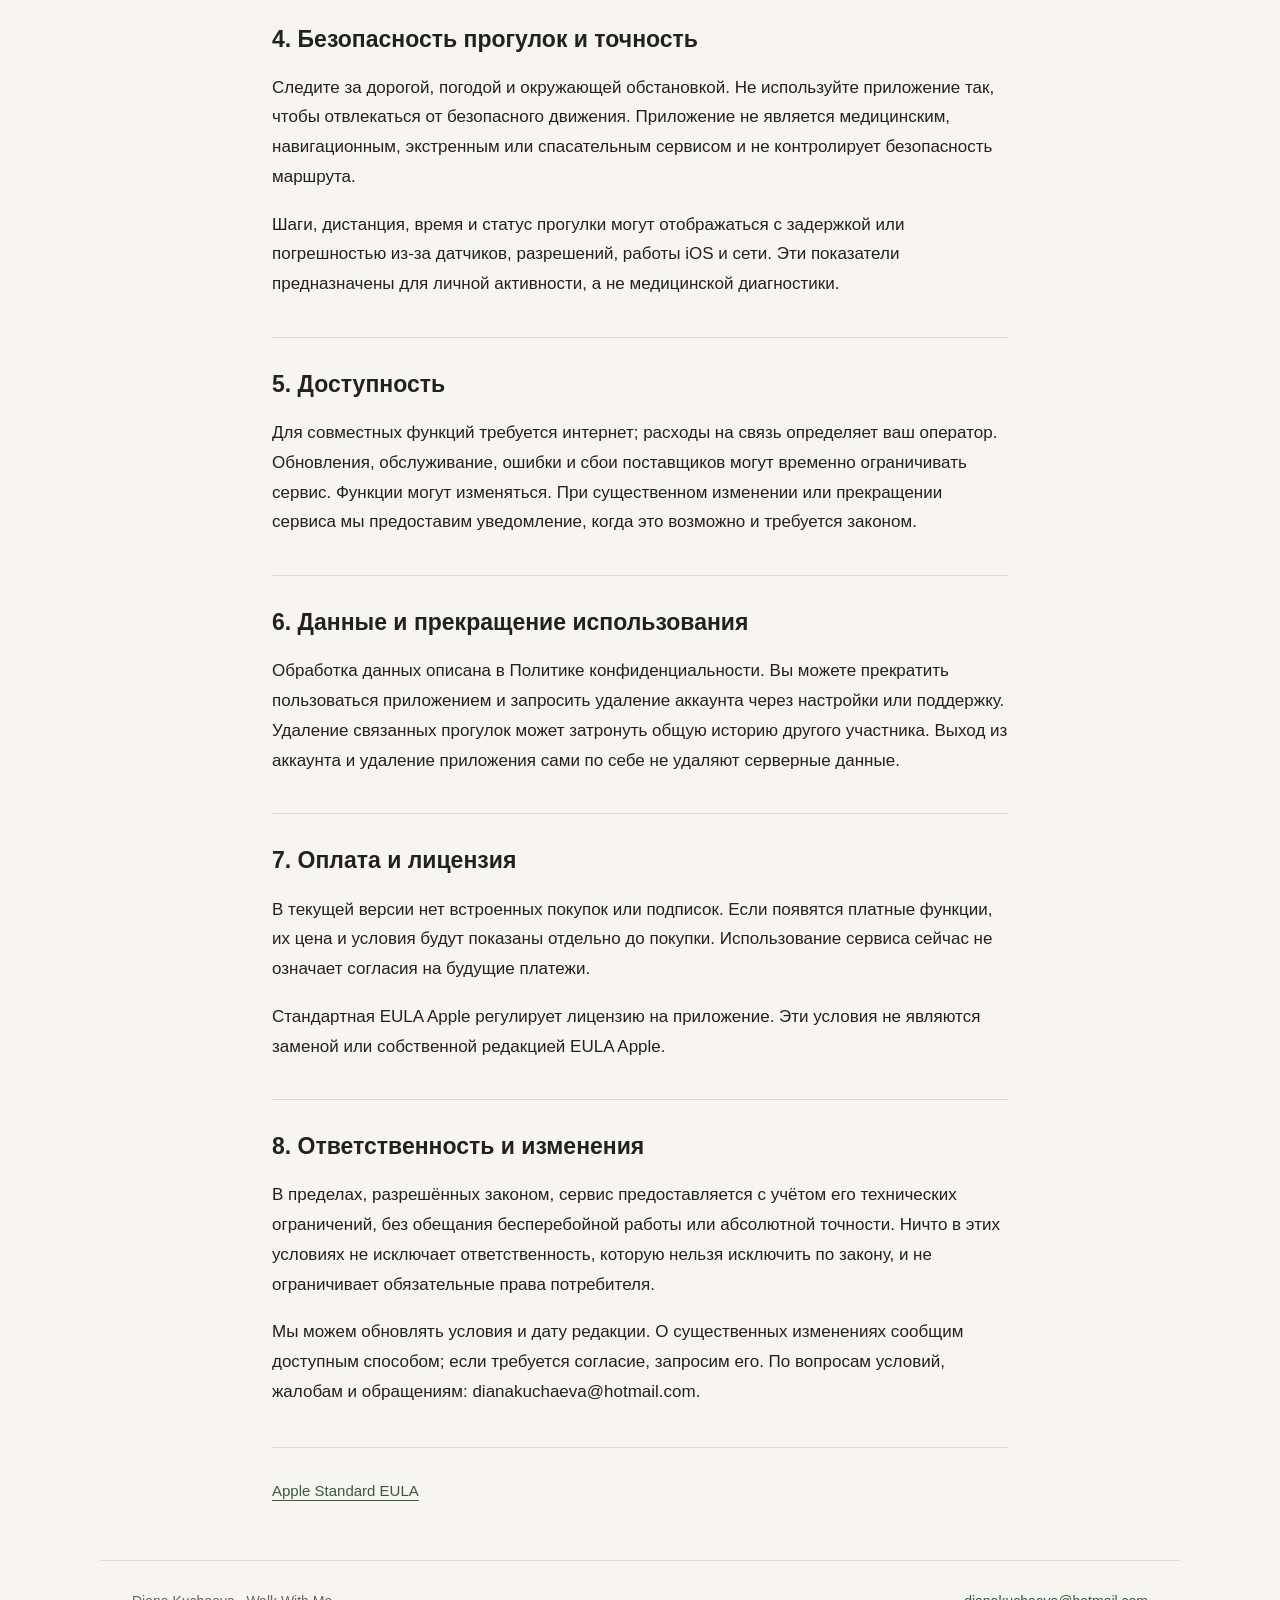
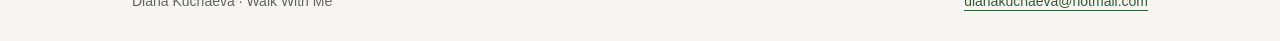
<file: terms.html>
<!doctype html>
<html lang="ru">
<head>
  <meta charset="utf-8">
  <meta name="viewport" content="width=device-width, initial-scale=1">
  <title>Условия использования | Walk With Me</title>
  <meta name="description" content="Эти условия описывают использование сервиса Walk With Me: Daily Walks, предоставляемого Дианой Кучаевой (Diana Kuchaeva). Контакт: dianakuchaeva@hotmail.com. Лицензия на приложение регулируется стандартной EULA Apple; приведённые ниже правила относятся к работе сервиса и не отменяют обязательные права потребителя.">
  <link rel="stylesheet" href="legal/style.css">
  <link rel="icon" href="assets/app-icon.jpg">
  <link rel="alternate" hreflang="en" href="terms-en.html">
</head>
<body>
<a class="skip" href="#document">Перейти к тексту</a>
<header>
  <a class="brand" href="index.html"><img src="assets/app-icon.jpg" width="44" height="44" alt="">Walk With Me</a>
  <nav aria-label="Документы и язык">
    <a href="privacy.html">Политика конфиденциальности</a>
    <a href="terms-en.html" lang="en">English</a>
  </nav>
</header>
<main id="document">
  <div class="intro"><p class="eyebrow">Walk With Me: Daily Walks</p>
  <h1>Условия использования</h1><p class="date">Последнее обновление: 6 сентября 2026</p>
  <p>Эти условия описывают использование сервиса Walk With Me: Daily Walks, предоставляемого Дианой Кучаевой (Diana Kuchaeva). Контакт: dianakuchaeva@hotmail.com. Лицензия на приложение регулируется стандартной EULA Apple; приведённые ниже правила относятся к работе сервиса и не отменяют обязательные права потребителя.</p></div>
  <details class="contents"><summary>Содержание</summary><a href="#section-1">1. Назначение сервиса</a><a href="#section-2">2. Аккаунт</a><a href="#section-3">3. Профиль и поведение</a><a href="#section-4">4. Безопасность прогулок и точность</a><a href="#section-5">5. Доступность</a><a href="#section-6">6. Данные и прекращение использования</a><a href="#section-7">7. Оплата и лицензия</a><a href="#section-8">8. Ответственность и изменения</a></details>
  <section id="section-1"><h2>1. Назначение сервиса</h2><p>Walk With Me объединяет пользователей в дистанционные прогулки, позволяет отправлять приглашения, синхронизировать шаги и дистанцию, просматривать профиль и историю. Каждый участник выбирает свой маршрут самостоятельно. Сервис не гарантирует наличие случайного партнёра или принятие приглашения.</p></section><section id="section-2"><h2>2. Аккаунт</h2><p>Указывайте email, к которому у вас есть доступ, и храните данные входа в безопасности. Не используйте чужой аккаунт и не выдавайте себя за другого человека. При подозрении на несанкционированный доступ обратитесь в поддержку. Соблюдайте местные возрастные требования; если требуется согласие законного представителя, получите его до использования.</p></section><section id="section-3"><h2>3. Профиль и поведение</h2><p>Вы сохраняете права на загружаемый контент и предоставляете разработчику разрешение хранить, обрабатывать и показывать его в объёме, необходимом для работы профиля и сервиса. Вы должны иметь право использовать выбранную фотографию и другие размещаемые материалы.</p><p>Запрещены угрозы, травля, дискриминация, сексуальная эксплуатация, противоправный или непристойный контент, публикация чужих персональных данных без основания, нарушение авторских прав, спам приглашениями и попытки взлома или обхода ограничений. Сообщения о нарушениях можно отправить на dianakuchaeva@hotmail.com, указав никнейм и описание ситуации. Мы можем удалить нарушающий правила контент или ограничить аккаунт для защиты пользователей, с учётом применимого закона. Для оспаривания решения используйте тот же контакт.</p></section><section id="section-4"><h2>4. Безопасность прогулок и точность</h2><p>Следите за дорогой, погодой и окружающей обстановкой. Не используйте приложение так, чтобы отвлекаться от безопасного движения. Приложение не является медицинским, навигационным, экстренным или спасательным сервисом и не контролирует безопасность маршрута.</p><p>Шаги, дистанция, время и статус прогулки могут отображаться с задержкой или погрешностью из-за датчиков, разрешений, работы iOS и сети. Эти показатели предназначены для личной активности, а не медицинской диагностики.</p></section><section id="section-5"><h2>5. Доступность</h2><p>Для совместных функций требуется интернет; расходы на связь определяет ваш оператор. Обновления, обслуживание, ошибки и сбои поставщиков могут временно ограничивать сервис. Функции могут изменяться. При существенном изменении или прекращении сервиса мы предоставим уведомление, когда это возможно и требуется законом.</p></section><section id="section-6"><h2>6. Данные и прекращение использования</h2><p>Обработка данных описана в Политике конфиденциальности. Вы можете прекратить пользоваться приложением и запросить удаление аккаунта через настройки или поддержку. Удаление связанных прогулок может затронуть общую историю другого участника. Выход из аккаунта и удаление приложения сами по себе не удаляют серверные данные.</p></section><section id="section-7"><h2>7. Оплата и лицензия</h2><p>В текущей версии нет встроенных покупок или подписок. Если появятся платные функции, их цена и условия будут показаны отдельно до покупки. Использование сервиса сейчас не означает согласия на будущие платежи.</p><p>Стандартная EULA Apple регулирует лицензию на приложение. Эти условия не являются заменой или собственной редакцией EULA Apple.</p></section><section id="section-8"><h2>8. Ответственность и изменения</h2><p>В пределах, разрешённых законом, сервис предоставляется с учётом его технических ограничений, без обещания бесперебойной работы или абсолютной точности. Ничто в этих условиях не исключает ответственность, которую нельзя исключить по закону, и не ограничивает обязательные права потребителя.</p><p>Мы можем обновлять условия и дату редакции. О существенных изменениях сообщим доступным способом; если требуется согласие, запросим его. По вопросам условий, жалобам и обращениям: dianakuchaeva@hotmail.com.</p></section>
  <aside class="resources"><a href="https://www.apple.com/legal/internet-services/itunes/dev/stdeula/">Apple Standard EULA</a></aside>
</main>
<footer><span>Diana Kuchaeva · Walk With Me</span><a href="mailto:dianakuchaeva@hotmail.com">dianakuchaeva@hotmail.com</a></footer>
</body></html>
</file>
<file: legal/style.css>
:root { color-scheme: light; --paper: #f6f5f1; --ink: #20221f; --muted: #61665e; --rule: #d8ddd2; --accent: #365b3a; }
* { box-sizing: border-box; }
html { scroll-padding-top: 24px; }
body { margin: 0; background: var(--paper); color: var(--ink); font: 17px/1.75 'Avenir Next', 'Trebuchet MS', sans-serif; }
header, footer { max-width: 1080px; margin: auto; padding: 28px 32px; display: flex; align-items: center; justify-content: space-between; gap: 24px; }
header { border-bottom: 1px solid var(--rule); }
.brand { display: flex; align-items: center; gap: 14px; color: var(--ink); font-weight: 700; text-decoration: none; white-space: nowrap; }
.brand img { border-radius: 12px; }
nav { display: flex; gap: 24px; flex-wrap: wrap; font-size: 15px; }
a { color: var(--accent); text-underline-offset: 4px; overflow-wrap: anywhere; }
a:hover { text-decoration-thickness: 2px; }
a:focus-visible, summary:focus-visible { outline: 3px solid var(--accent); outline-offset: 5px; }
main { max-width: 800px; margin: auto; padding: 64px 32px 56px; }
h1 { font-family: Georgia, serif; font-size: clamp(34px, 6vw, 54px); font-weight: 400; line-height: 1.12; letter-spacing: -1px; margin: 16px 0 24px; overflow-wrap: anywhere; }
h2 { font-size: 23px; line-height: 1.4; margin: 0 0 18px; }
p { margin: 0 0 18px; }
.eyebrow { color: var(--accent); text-transform: uppercase; letter-spacing: 2px; font-size: 13px; font-weight: 700; }
.date { color: var(--muted); font-size: 15px; }
section { border-top: 1px solid var(--rule); padding-top: 30px; margin-top: 38px; }
.contents { margin: 30px 0 42px; padding: 18px 22px; background: #eaf0e5; border-radius: 12px; }
summary { cursor: pointer; font-weight: 600; }
.contents a { display: block; padding-top: 12px; }
.resources { border-top: 1px solid var(--rule); padding-top: 30px; margin-top: 40px; display: flex; flex-wrap: wrap; gap: 12px 24px; font-size: 15px; }
footer { border-top: 1px solid var(--rule); color: var(--muted); font-size: 14px; flex-wrap: wrap; }
.skip { position: absolute; top: -100px; left: 16px; background: white; padding: 10px; }
.skip:focus { top: 10px; }
@media (max-width: 600px) { header { align-items: flex-start; flex-direction: column; padding: 22px; } main { padding: 36px 22px; } nav { gap: 14px; } footer { padding: 22px; } }
@media print { body { background: white; } header, footer, .contents, .skip { display: none; } main { max-width: none; padding: 0; } h2 { break-after: avoid; } }
</file>
